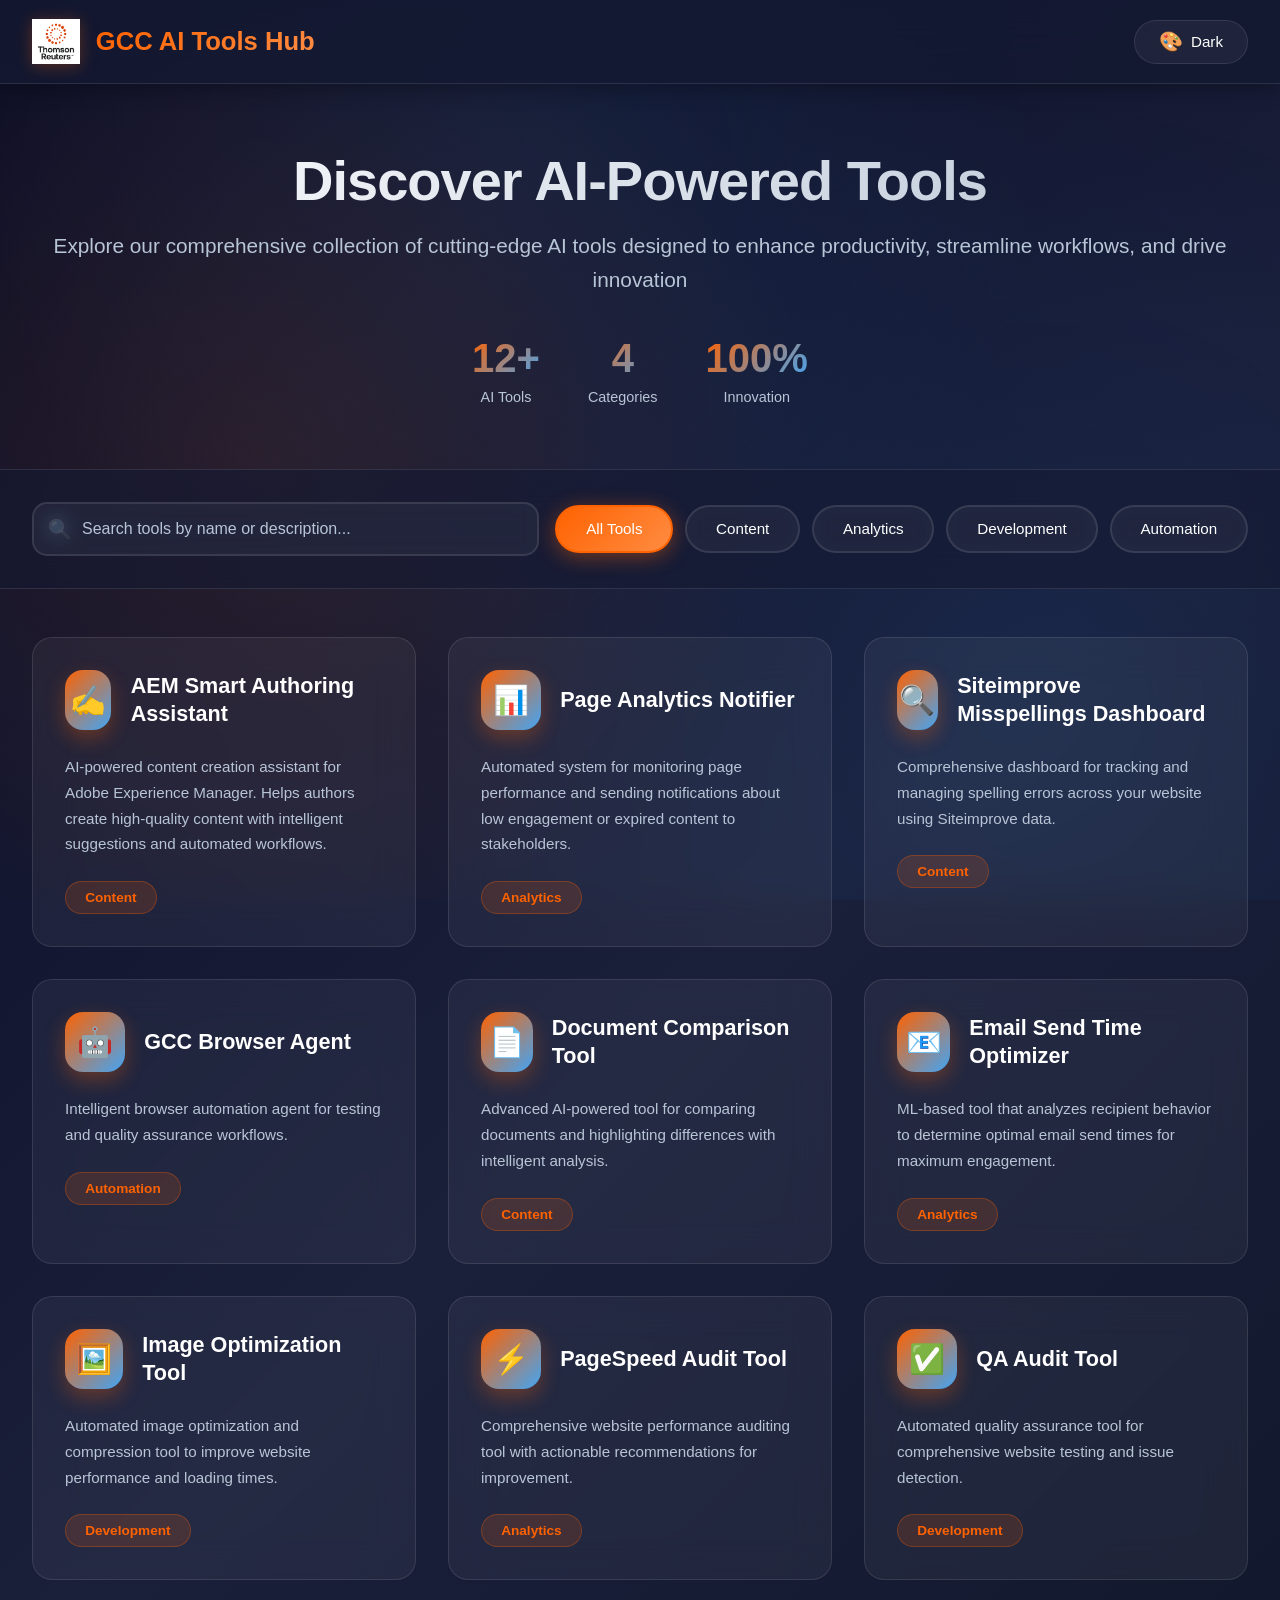
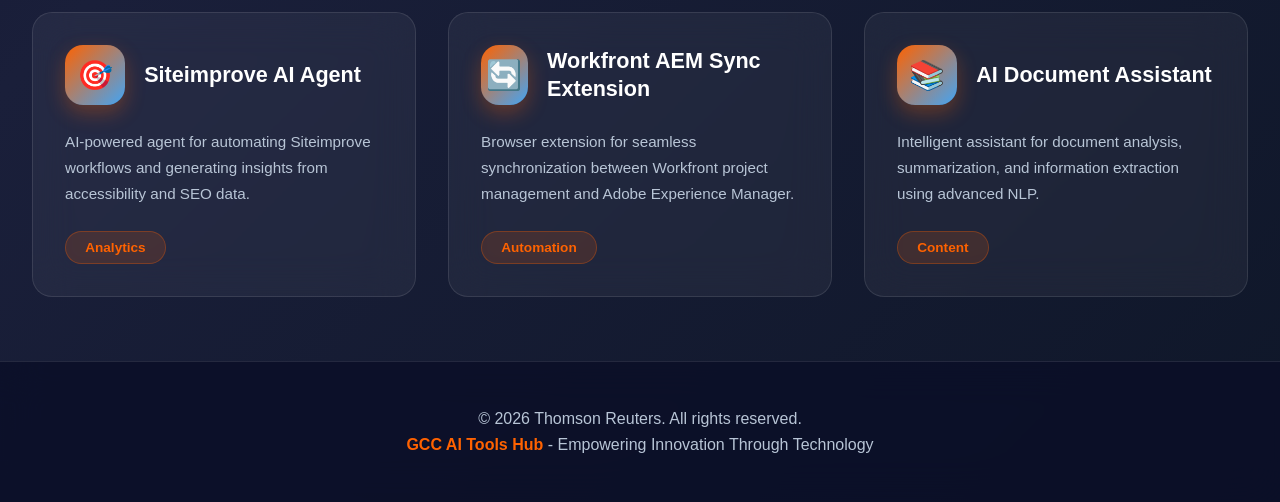
<file: index.html>
<!doctype html>
<html lang="en">
  <head>
    <meta charset="UTF-8" />
    <meta name="viewport" content="width=device-width, initial-scale=1.0" />
    <title>GCC AI Tools Hub - Thomson Reuters</title>
    <!-- Theme Switcher v2.0 - Multi-theme support with persistence -->
    <style>
      * {
        margin: 0;
        padding: 0;
        box-sizing: border-box;
      }

      :root {
        --primary-color: #ff6200;
        --secondary-color: #1976d2;
        --accent-color: #42a5f5;
        --bg-primary: #0a0e27;
        --bg-secondary: #151932;
        --bg-card: rgba(255, 255, 255, 0.05);
        --text-primary: #ffffff;
        --text-secondary: #b8c5d6;
        --border-color: rgba(255, 255, 255, 0.1);
        --shadow: 0 8px 32px rgba(0, 0, 0, 0.3);
      }

      /* Light Theme */
      [data-theme="light"] {
        --primary-color: #ff6200;
        --secondary-color: #1976d2;
        --accent-color: #42a5f5;
        --bg-primary: #f5f7fa;
        --bg-secondary: #ffffff;
        --bg-card: rgba(255, 255, 255, 0.9);
        --text-primary: #1a1a1a;
        --text-secondary: #666666;
        --border-color: rgba(0, 0, 0, 0.1);
        --shadow: 0 8px 32px rgba(0, 0, 0, 0.1);
      }

      /* Ocean Theme */
      [data-theme="ocean"] {
        --primary-color: #00bcd4;
        --secondary-color: #0097a7;
        --accent-color: #26c6da;
        --bg-primary: #0a1929;
        --bg-secondary: #132f4c;
        --bg-card: rgba(0, 188, 212, 0.05);
        --text-primary: #ffffff;
        --text-secondary: #b2ebf2;
        --border-color: rgba(0, 188, 212, 0.2);
        --shadow: 0 8px 32px rgba(0, 188, 212, 0.2);
      }

      /* Forest Theme */
      [data-theme="forest"] {
        --primary-color: #4caf50;
        --secondary-color: #388e3c;
        --accent-color: #66bb6a;
        --bg-primary: #1b2a1b;
        --bg-secondary: #2d4a2d;
        --bg-card: rgba(76, 175, 80, 0.05);
        --text-primary: #ffffff;
        --text-secondary: #c8e6c9;
        --border-color: rgba(76, 175, 80, 0.2);
        --shadow: 0 8px 32px rgba(76, 175, 80, 0.2);
      }

      /* Sunset Theme */
      [data-theme="sunset"] {
        --primary-color: #ff5722;
        --secondary-color: #f4511e;
        --accent-color: #ff7043;
        --bg-primary: #1a0f0a;
        --bg-secondary: #2d1810;
        --bg-card: rgba(255, 87, 34, 0.05);
        --text-primary: #ffffff;
        --text-secondary: #ffccbc;
        --border-color: rgba(255, 87, 34, 0.2);
        --shadow: 0 8px 32px rgba(255, 87, 34, 0.2);
      }

      /* Purple Theme */
      [data-theme="purple"] {
        --primary-color: #9c27b0;
        --secondary-color: #7b1fa2;
        --accent-color: #ba68c8;
        --bg-primary: #1a0a1f;
        --bg-secondary: #2d1535;
        --bg-card: rgba(156, 39, 176, 0.05);
        --text-primary: #ffffff;
        --text-secondary: #e1bee7;
        --border-color: rgba(156, 39, 176, 0.2);
        --shadow: 0 8px 32px rgba(156, 39, 176, 0.2);
      }

      body {
        font-family: "Inter", "Segoe UI", Tahoma, Geneva, Verdana, sans-serif;
        background: linear-gradient(135deg, #0a0e27 0%, #1a1f3a 50%, #0f1729 100%);
        color: var(--text-primary);
        min-height: 100vh;
        position: relative;
        overflow-x: hidden;
      }

      /* Animated Background */
      body::before {
        content: "";
        position: fixed;
        top: 0;
        left: 0;
        width: 100%;
        height: 100%;
        background: 
          radial-gradient(circle at 20% 50%, rgba(255, 98, 0, 0.1) 0%, transparent 50%),
          radial-gradient(circle at 80% 80%, rgba(25, 118, 210, 0.1) 0%, transparent 50%),
          radial-gradient(circle at 40% 20%, rgba(66, 165, 245, 0.08) 0%, transparent 50%);
        animation: backgroundShift 20s ease infinite;
        pointer-events: none;
        z-index: 0;
      }

      @keyframes backgroundShift {
        0%, 100% { opacity: 1; transform: scale(1); }
        50% { opacity: 0.8; transform: scale(1.1); }
      }

      /* Header */
      header {
        background: rgba(21, 25, 50, 0.8);
        backdrop-filter: blur(20px);
        border-bottom: 1px solid var(--border-color);
        padding: 1.2rem 2rem;
        position: sticky;
        top: 0;
        z-index: 100;
        box-shadow: 0 4px 20px rgba(0, 0, 0, 0.3);
      }

      .header-content {
        max-width: 1400px;
        margin: 0 auto;
        display: flex;
        align-items: center;
        justify-content: space-between;
      }

      .logo-section {
        display: flex;
        align-items: center;
        gap: 1rem;
        animation: slideInLeft 0.6s ease;
      }

      @keyframes slideInLeft {
        from { opacity: 0; transform: translateX(-30px); }
        to { opacity: 1; transform: translateX(0); }
      }

      .logo {
        height: 45px;
        filter: drop-shadow(0 2px 8px rgba(255, 98, 0, 0.3));
      }

      .app-title {
        font-size: 1.6rem;
        font-weight: 700;
        background: linear-gradient(135deg, #ff6200 0%, #ff8c42 100%);
        -webkit-background-clip: text;
        -webkit-text-fill-color: transparent;
        background-clip: text;
      }

      .theme-selector {
        position: relative;
      }

      .theme-toggle {
        background: var(--bg-card);
        border: 1px solid var(--border-color);
        padding: 0.6rem 1.5rem;
        border-radius: 25px;
        cursor: pointer;
        font-size: 0.95rem;
        transition: all 0.3s ease;
        backdrop-filter: blur(10px);
        color: var(--text-primary);
        display: flex;
        align-items: center;
        gap: 0.5rem;
        font-weight: 500;
      }

      .theme-toggle:hover {
        transform: translateY(-2px);
        background: rgba(255, 255, 255, 0.1);
        box-shadow: 0 4px 15px rgba(0, 0, 0, 0.3);
      }

      .theme-dropdown {
        position: absolute;
        top: calc(100% + 0.5rem);
        right: 0;
        background: #132f4c;
        border: 1px solid rgba(255, 255, 255, 0.1);
        border-radius: 15px;
        padding: 0.5rem;
        min-width: 180px;
        box-shadow: 0 8px 32px rgba(0, 0, 0, 0.4);
        backdrop-filter: blur(20px);
        opacity: 0;
        visibility: hidden;
        transform: translateY(-10px);
        transition: all 0.3s ease;
        z-index: 1000;
      }

      .theme-dropdown.show {
        opacity: 1;
        visibility: visible;
        transform: translateY(0);
      }

      .theme-option {
        padding: 0.75rem 1rem;
        border-radius: 10px;
        cursor: pointer;
        transition: all 0.2s ease;
        display: flex;
        align-items: center;
        gap: 0.75rem;
        color: #ffffff;
        font-size: 0.9rem;
      }

      .theme-option:hover {
        background: rgba(255, 255, 255, 0.1);
        transform: translateX(5px);
      }

      .theme-option.active {
        background: linear-gradient(135deg, var(--primary-color) 0%, var(--accent-color) 100%);
        color: #fff;
      }

      .theme-icon {
        font-size: 1.2rem;
      }

      /* Hero Section */
      .hero {
        padding: 4rem 2rem;
        text-align: center;
        position: relative;
        z-index: 1;
      }

      .hero-content {
        max-width: 1400px;
        margin: 0 auto;
        animation: fadeInUp 0.8s ease;
      }

      @keyframes fadeInUp {
        from { opacity: 0; transform: translateY(30px); }
        to { opacity: 1; transform: translateY(0); }
      }

      .hero h1 {
        font-size: 3.5rem;
        font-weight: 800;
        background: linear-gradient(135deg, #ffffff 0%, #b8c5d6 100%);
        -webkit-background-clip: text;
        -webkit-text-fill-color: transparent;
        background-clip: text;
        margin-bottom: 1rem;
        letter-spacing: -1px;
      }

      .hero p {
        font-size: 1.3rem;
        color: var(--text-secondary);
        margin-bottom: 2.5rem;
        line-height: 1.6;
      }

      .stats-container {
        display: flex;
        justify-content: center;
        gap: 3rem;
        margin-top: 2rem;
        flex-wrap: wrap;
      }

      .stat-item {
        text-align: center;
        animation: fadeInUp 0.8s ease;
      }

      .stat-number {
        font-size: 2.5rem;
        font-weight: 700;
        background: linear-gradient(135deg, var(--primary-color) 0%, var(--accent-color) 100%);
        -webkit-background-clip: text;
        -webkit-text-fill-color: transparent;
        background-clip: text;
      }

      .stat-label {
        color: var(--text-secondary);
        font-size: 0.9rem;
        margin-top: 0.5rem;
      }

      /* Search and Filter Section */
      .controls {
        background: rgba(21, 25, 50, 0.6);
        backdrop-filter: blur(20px);
        padding: 2rem;
        border-top: 1px solid var(--border-color);
        border-bottom: 1px solid var(--border-color);
        position: relative;
        z-index: 1;
      }

      .controls-content {
        max-width: 1400px;
        margin: 0 auto;
        display: flex;
        gap: 1rem;
        flex-wrap: wrap;
        align-items: center;
      }

      .search-box {
        flex: 1;
        min-width: 300px;
        position: relative;
      }

      .search-box::before {
        content: "🔍";
        position: absolute;
        left: 1rem;
        top: 50%;
        transform: translateY(-50%);
        font-size: 1.2rem;
        opacity: 0.5;
      }

      .search-box input {
        width: 100%;
        padding: 1rem 1rem 1rem 3rem;
        background: var(--bg-card);
        border: 2px solid var(--border-color);
        border-radius: 15px;
        font-size: 1rem;
        color: var(--text-primary);
        transition: all 0.3s ease;
        backdrop-filter: blur(10px);
      }

      .search-box input:focus {
        outline: none;
        border-color: var(--primary-color);
        background: rgba(255, 255, 255, 0.08);
        box-shadow: 0 0 20px rgba(255, 98, 0, 0.2);
      }

      .search-box input::placeholder {
        color: var(--text-secondary);
      }

      .filter-buttons {
        display: flex;
        gap: 0.75rem;
        flex-wrap: wrap;
      }

      .filter-btn {
        padding: 0.85rem 1.8rem;
        background: var(--bg-card);
        border: 2px solid var(--border-color);
        border-radius: 25px;
        cursor: pointer;
        font-size: 0.95rem;
        color: var(--text-primary);
        transition: all 0.3s ease;
        backdrop-filter: blur(10px);
        font-weight: 500;
      }

      .filter-btn:hover {
        background: rgba(255, 255, 255, 0.1);
        transform: translateY(-2px);
        box-shadow: 0 4px 15px rgba(0, 0, 0, 0.3);
      }

      .filter-btn.active {
        background: linear-gradient(135deg, var(--primary-color) 0%, #ff8c42 100%);
        color: #fff;
        border-color: var(--primary-color);
        box-shadow: 0 4px 20px rgba(255, 98, 0, 0.4);
      }

      /* Tools Grid */
      .tools-container {
        max-width: 1400px;
        margin: 3rem auto;
        padding: 0 2rem;
        position: relative;
        z-index: 1;
      }

      .tools-grid {
        display: grid;
        grid-template-columns: repeat(auto-fill, minmax(380px, 1fr));
        gap: 2rem;
      }

      .tool-card {
        background: var(--bg-card);
        backdrop-filter: blur(20px);
        border: 1px solid var(--border-color);
        border-radius: 20px;
        padding: 2rem;
        transition: all 0.4s cubic-bezier(0.175, 0.885, 0.32, 1.275);
        cursor: pointer;
        position: relative;
        overflow: hidden;
        animation: fadeInUp 0.6s ease;
      }

      .tool-card::before {
        content: "";
        position: absolute;
        top: 0;
        left: 0;
        width: 100%;
        height: 100%;
        background: linear-gradient(135deg, rgba(255, 98, 0, 0.1) 0%, rgba(25, 118, 210, 0.1) 100%);
        opacity: 0;
        transition: opacity 0.4s ease;
      }

      .tool-card:hover::before {
        opacity: 1;
      }

      .tool-card:hover {
        transform: translateY(-10px) scale(1.02);
        box-shadow: 0 20px 40px rgba(0, 0, 0, 0.4);
        border-color: var(--primary-color);
      }

      .tool-header {
        display: flex;
        align-items: center;
        gap: 1.2rem;
        margin-bottom: 1.5rem;
        position: relative;
        z-index: 1;
      }

      .tool-icon {
        width: 60px;
        height: 60px;
        background: linear-gradient(135deg, var(--primary-color) 0%, var(--accent-color) 100%);
        border-radius: 18px;
        display: flex;
        align-items: center;
        justify-content: center;
        font-size: 1.8rem;
        box-shadow: 0 8px 20px rgba(255, 98, 0, 0.3);
        transition: all 0.3s ease;
      }

      .tool-card:hover .tool-icon {
        transform: rotate(10deg) scale(1.1);
        box-shadow: 0 12px 30px rgba(255, 98, 0, 0.5);
      }

      .tool-title {
        font-size: 1.35rem;
        font-weight: 700;
        color: var(--text-primary);
        line-height: 1.3;
      }

      .tool-description {
        color: var(--text-secondary);
        line-height: 1.7;
        margin-bottom: 1.5rem;
        position: relative;
        z-index: 1;
        font-size: 0.95rem;
      }

      .tool-footer {
        display: flex;
        justify-content: space-between;
        align-items: center;
        position: relative;
        z-index: 1;
      }

      .tool-category {
        display: inline-block;
        padding: 0.5rem 1.2rem;
        background: rgba(255, 98, 0, 0.15);
        color: var(--primary-color);
        border-radius: 20px;
        font-size: 0.85rem;
        font-weight: 600;
        border: 1px solid rgba(255, 98, 0, 0.3);
      }

      .tool-arrow {
        font-size: 1.5rem;
        opacity: 0;
        transform: translateX(-10px);
        transition: all 0.3s ease;
      }

      .tool-card:hover .tool-arrow {
        opacity: 1;
        transform: translateX(0);
      }

      .no-results {
        text-align: center;
        padding: 4rem;
        color: var(--text-secondary);
        font-size: 1.3rem;
        animation: fadeInUp 0.6s ease;
      }

      /* Footer */
      footer {
        background: rgba(10, 14, 39, 0.8);
        backdrop-filter: blur(20px);
        border-top: 1px solid var(--border-color);
        color: var(--text-secondary);
        text-align: center;
        padding: 2.5rem 2rem;
        margin-top: 4rem;
        position: relative;
        z-index: 1;
      }

      footer p {
        margin: 0.5rem 0;
      }

      .footer-highlight {
        color: var(--primary-color);
        font-weight: 600;
      }

      /* Responsive */
      @media (max-width: 768px) {
        .hero h1 {
          font-size: 2.5rem;
        }

        .hero p {
          font-size: 1.1rem;
        }

        .controls-content {
          flex-direction: column;
        }

        .search-box {
          width: 100%;
        }

        .tools-grid {
          grid-template-columns: 1fr;
        }

        .stats-container {
          gap: 2rem;
        }

        .stat-number {
          font-size: 2rem;
        }
      }

      /* Loading Animation */
      @keyframes pulse {
        0%, 100% { opacity: 1; }
        50% { opacity: 0.5; }
      }

      .loading {
        animation: pulse 2s ease-in-out infinite;
      }

      /* Scrollbar Styling */
      ::-webkit-scrollbar {
        width: 10px;
      }

      ::-webkit-scrollbar-track {
        background: var(--bg-primary);
      }

      ::-webkit-scrollbar-thumb {
        background: linear-gradient(135deg, var(--primary-color) 0%, var(--accent-color) 100%);
        border-radius: 10px;
      }

      ::-webkit-scrollbar-thumb:hover {
        background: linear-gradient(135deg, #ff8c42 0%, #64b5f6 100%);
      }
    </style>
  </head>
  <body>
    <!-- Header -->
    <header>
      <div class="header-content">
        <div class="logo-section">
          <img
            src="images/download.png"
            alt="Thomson Reuters Logo"
            class="logo"
          />
          <h1 class="app-title">GCC AI Tools Hub</h1>
        </div>
        <div class="theme-selector">
          <button class="theme-toggle" id="themeToggle">
            <span class="theme-icon">🎨</span>
            <span id="currentTheme">Dark</span>
          </button>
          <div class="theme-dropdown" id="themeDropdown">
            <div class="theme-option active" data-theme="dark">
              <span class="theme-icon">🌙</span>
              <span>Dark</span>
            </div>
            <div class="theme-option" data-theme="light">
              <span class="theme-icon">☀️</span>
              <span>Light</span>
            </div>
            <div class="theme-option" data-theme="ocean">
              <span class="theme-icon">🌊</span>
              <span>Ocean</span>
            </div>
            <div class="theme-option" data-theme="forest">
              <span class="theme-icon">🌲</span>
              <span>Forest</span>
            </div>
            <div class="theme-option" data-theme="sunset">
              <span class="theme-icon">🌅</span>
              <span>Sunset</span>
            </div>
            <div class="theme-option" data-theme="purple">
              <span class="theme-icon">💜</span>
              <span>Purple</span>
            </div>
          </div>
        </div>
      </div>
    </header>

    <!-- Hero Section -->
    <section class="hero">
      <div class="hero-content">
        <h1>Discover AI-Powered Tools</h1>
        <p>
          Explore our comprehensive collection of cutting-edge AI tools designed to
          enhance productivity, streamline workflows, and drive innovation
        </p>
        <div class="stats-container">
          <div class="stat-item">
            <div class="stat-number">12+</div>
            <div class="stat-label">AI Tools</div>
          </div>
          <div class="stat-item">
            <div class="stat-number">4</div>
            <div class="stat-label">Categories</div>
          </div>
          <div class="stat-item">
            <div class="stat-number">100%</div>
            <div class="stat-label">Innovation</div>
          </div>
        </div>
      </div>
    </section>

    <!-- Search and Filter Controls -->
    <section class="controls">
      <div class="controls-content">
        <div class="search-box">
          <input
            type="text"
            id="searchInput"
            placeholder="Search tools by name or description..."
          />
        </div>
        <div class="filter-buttons">
          <button class="filter-btn active" data-category="all">
            All Tools
          </button>
          <button class="filter-btn" data-category="Content">Content</button>
          <button class="filter-btn" data-category="Analytics">
            Analytics
          </button>
          <button class="filter-btn" data-category="Development">
            Development
          </button>
          <button class="filter-btn" data-category="Automation">
            Automation
          </button>
        </div>
      </div>
    </section>

    <!-- Tools Grid -->
    <section class="tools-container">
      <div class="tools-grid" id="toolsGrid">
        <!-- Tools will be dynamically inserted here -->
      </div>
      <div class="no-results" id="noResults" style="display: none">
        No tools found matching your search criteria.
      </div>
    </section>

    <!-- Footer -->
    <footer>
      <p>&copy; 2026 Thomson Reuters. All rights reserved.</p>
      <p>
        <span class="footer-highlight">GCC AI Tools Hub</span> - Empowering Innovation Through Technology
      </p>
    </footer>

    <script>
      // Tools data
      const tools = [
        {
          name: "AEM Smart Authoring Assistant",
          description:
            "AI-powered content creation assistant for Adobe Experience Manager. Helps authors create high-quality content with intelligent suggestions and automated workflows.",
          category: "Content",
          icon: "✍️",
          url: "#",
        },
        {
          name: "Page Analytics Notifier",
          description:
            "Automated system for monitoring page performance and sending notifications about low engagement or expired content to stakeholders.",
          category: "Analytics",
          icon: "📊",
          url: "#",
        },
        {
          name: "Siteimprove Misspellings Dashboard",
          description:
            "Comprehensive dashboard for tracking and managing spelling errors across your website using Siteimprove data.",
          category: "Content",
          icon: "🔍",
          url: "#",
        },
        {
          name: "GCC Browser Agent",
          description:
            "Intelligent browser automation agent for testing and quality assurance workflows.",
          category: "Automation",
          icon: "🤖",
          url: "#",
        },
        {
          name: "Document Comparison Tool",
          description:
            "Advanced AI-powered tool for comparing documents and highlighting differences with intelligent analysis.",
          category: "Content",
          icon: "📄",
          url: "#",
        },
        {
          name: "Email Send Time Optimizer",
          description:
            "ML-based tool that analyzes recipient behavior to determine optimal email send times for maximum engagement.",
          category: "Analytics",
          icon: "📧",
          url: "#",
        },
        {
          name: "Image Optimization Tool",
          description:
            "Automated image optimization and compression tool to improve website performance and loading times.",
          category: "Development",
          icon: "🖼️",
          url: "#",
        },
        {
          name: "PageSpeed Audit Tool",
          description:
            "Comprehensive website performance auditing tool with actionable recommendations for improvement.",
          category: "Analytics",
          icon: "⚡",
          url: "#",
        },
        {
          name: "QA Audit Tool",
          description:
            "Automated quality assurance tool for comprehensive website testing and issue detection.",
          category: "Development",
          icon: "✅",
          url: "#",
        },
        {
          name: "Siteimprove AI Agent",
          description:
            "AI-powered agent for automating Siteimprove workflows and generating insights from accessibility and SEO data.",
          category: "Analytics",
          icon: "🎯",
          url: "#",
        },
        {
          name: "Workfront AEM Sync Extension",
          description:
            "Browser extension for seamless synchronization between Workfront project management and Adobe Experience Manager.",
          category: "Automation",
          icon: "🔄",
          url: "#",
        },
        {
          name: "AI Document Assistant",
          description:
            "Intelligent assistant for document analysis, summarization, and information extraction using advanced NLP.",
          category: "Content",
          icon: "📚",
          url: "#",
        },
      ];

      // State
      let currentCategory = "all";
      let searchQuery = "";

      // Render tools
      function renderTools() {
        const toolsGrid = document.getElementById("toolsGrid");
        const noResults = document.getElementById("noResults");

        const filteredTools = tools.filter((tool) => {
          const matchesCategory =
            currentCategory === "all" || tool.category === currentCategory;
          const matchesSearch =
            tool.name.toLowerCase().includes(searchQuery.toLowerCase()) ||
            tool.description.toLowerCase().includes(searchQuery.toLowerCase());
          return matchesCategory && matchesSearch;
        });

        if (filteredTools.length === 0) {
          toolsGrid.style.display = "none";
          noResults.style.display = "block";
          return;
        }

        toolsGrid.style.display = "grid";
        noResults.style.display = "none";

        toolsGrid.innerHTML = filteredTools
          .map(
            (tool) => `
                <div class="tool-card" onclick="window.location.href='${tool.url}'">
                    <div class="tool-header">
                        <div class="tool-icon">${tool.icon}</div>
                        <h3 class="tool-title">${tool.name}</h3>
                    </div>
                    <p class="tool-description">${tool.description}</p>
                    <div class="tool-footer">
                        <span class="tool-category">${tool.category}</span>
                        <span class="tool-arrow">→</span>
                    </div>
                </div>
            `,
          )
          .join("");
      }

      // Event listeners
      document.getElementById("searchInput").addEventListener("input", (e) => {
        searchQuery = e.target.value;
        renderTools();
      });

      document.querySelectorAll(".filter-btn").forEach((btn) => {
        btn.addEventListener("click", (e) => {
          document
            .querySelectorAll(".filter-btn")
            .forEach((b) => b.classList.remove("active"));
          e.target.classList.add("active");
          currentCategory = e.target.dataset.category;
          renderTools();
        });
      });

      // Initial render
      renderTools();

      // Add stagger animation to cards
      setTimeout(() => {
        document.querySelectorAll('.tool-card').forEach((card, index) => {
          card.style.animationDelay = `${index * 0.1}s`;
        });
      }, 100);

      // Theme Switcher
      const themeToggle = document.getElementById('themeToggle');
      const themeDropdown = document.getElementById('themeDropdown');
      const currentThemeText = document.getElementById('currentTheme');
      const themeOptions = document.querySelectorAll('.theme-option');

      const themeNames = {
        dark: 'Dark',
        light: 'Light',
        ocean: 'Ocean',
        forest: 'Forest',
        sunset: 'Sunset',
        purple: 'Purple'
      };

      // Load saved theme or default to dark
      const savedTheme = localStorage.getItem('theme') || 'dark';
      document.documentElement.setAttribute('data-theme', savedTheme);
      currentThemeText.textContent = themeNames[savedTheme];

      // Update active theme option
      themeOptions.forEach(option => {
        if (option.dataset.theme === savedTheme) {
          option.classList.add('active');
        } else {
          option.classList.remove('active');
        }
      });

      // Toggle dropdown
      themeToggle.addEventListener('click', (e) => {
        e.stopPropagation();
        themeDropdown.classList.toggle('show');
      });

      // Close dropdown when clicking outside
      document.addEventListener('click', (e) => {
        if (!themeToggle.contains(e.target) && !themeDropdown.contains(e.target)) {
          themeDropdown.classList.remove('show');
        }
      });

      // Theme selection
      themeOptions.forEach(option => {
        option.addEventListener('click', (e) => {
          const selectedTheme = option.dataset.theme;
          
          // Update theme
          document.documentElement.setAttribute('data-theme', selectedTheme);
          localStorage.setItem('theme', selectedTheme);
          currentThemeText.textContent = themeNames[selectedTheme];
          
          // Update active state
          themeOptions.forEach(opt => opt.classList.remove('active'));
          option.classList.add('active');
          
          // Close dropdown
          themeDropdown.classList.remove('show');
        });
      });
    </script>
  </body>
</html>
</file>
